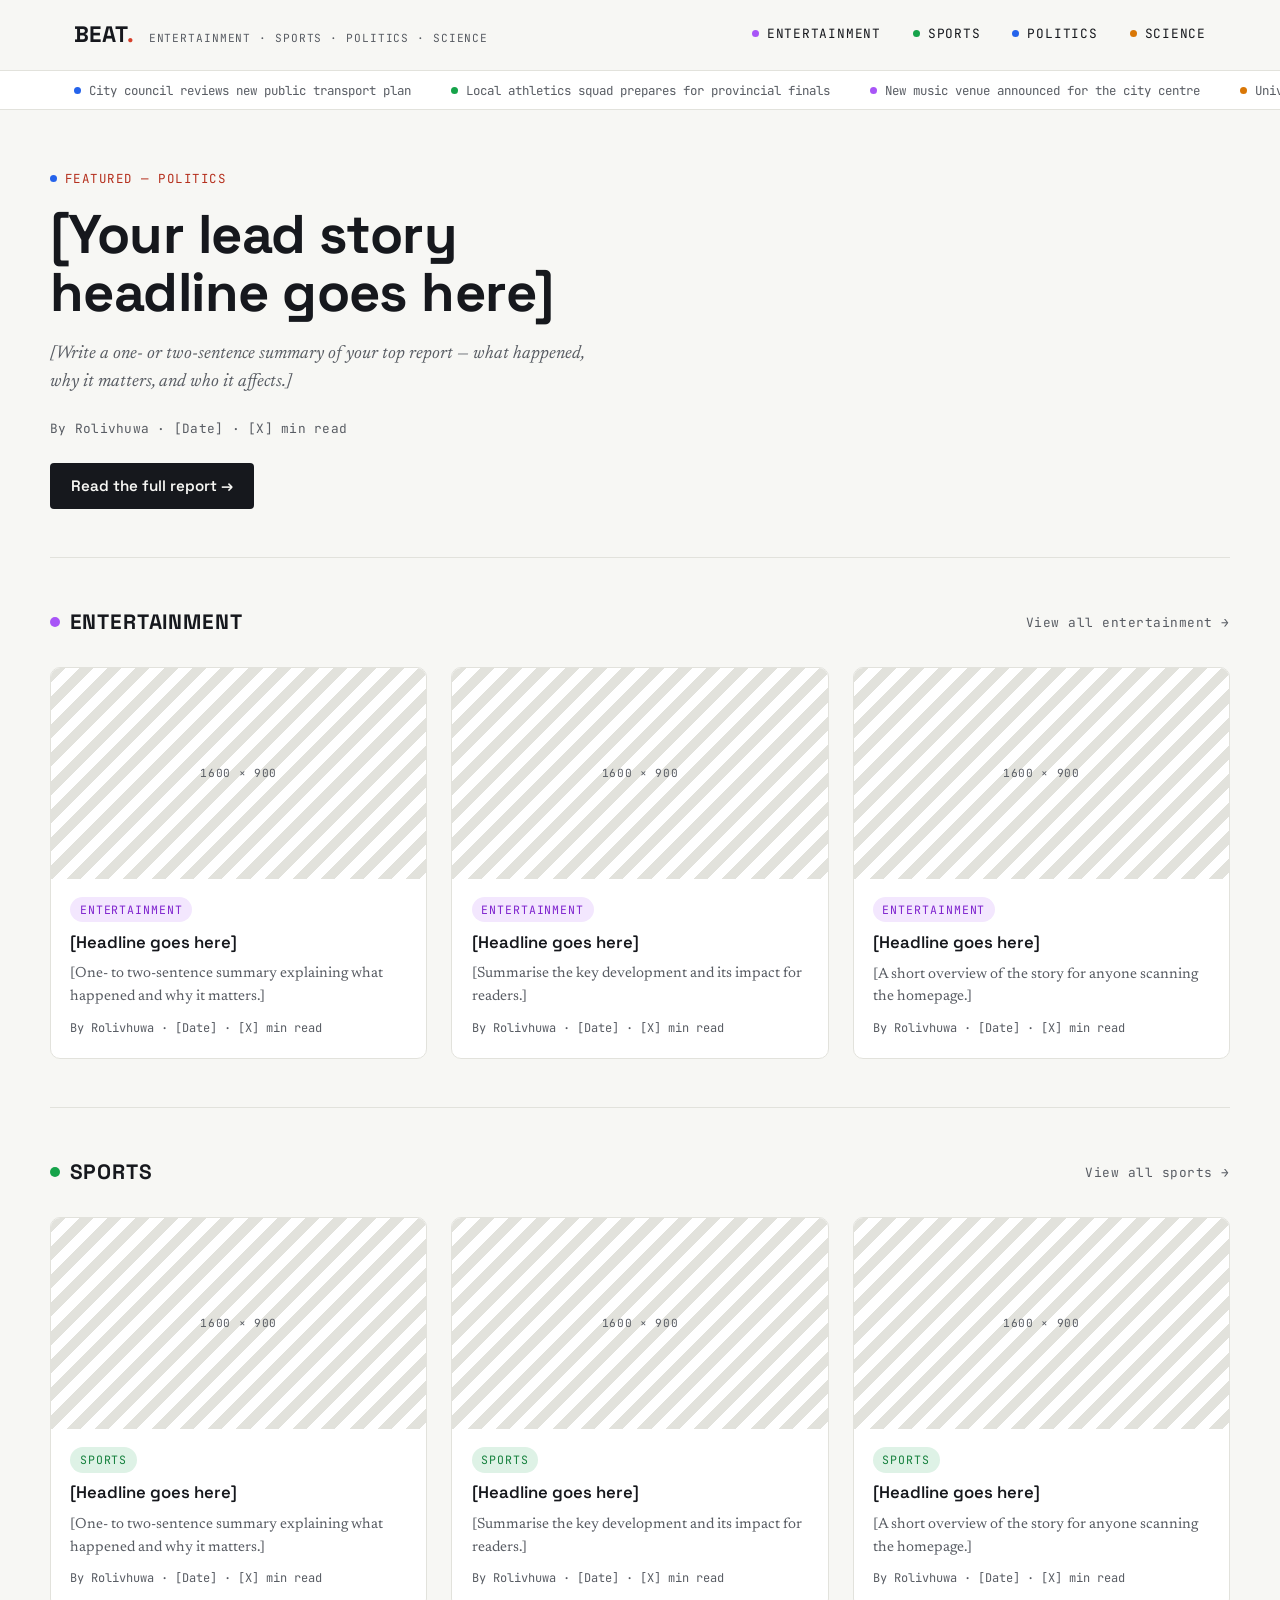
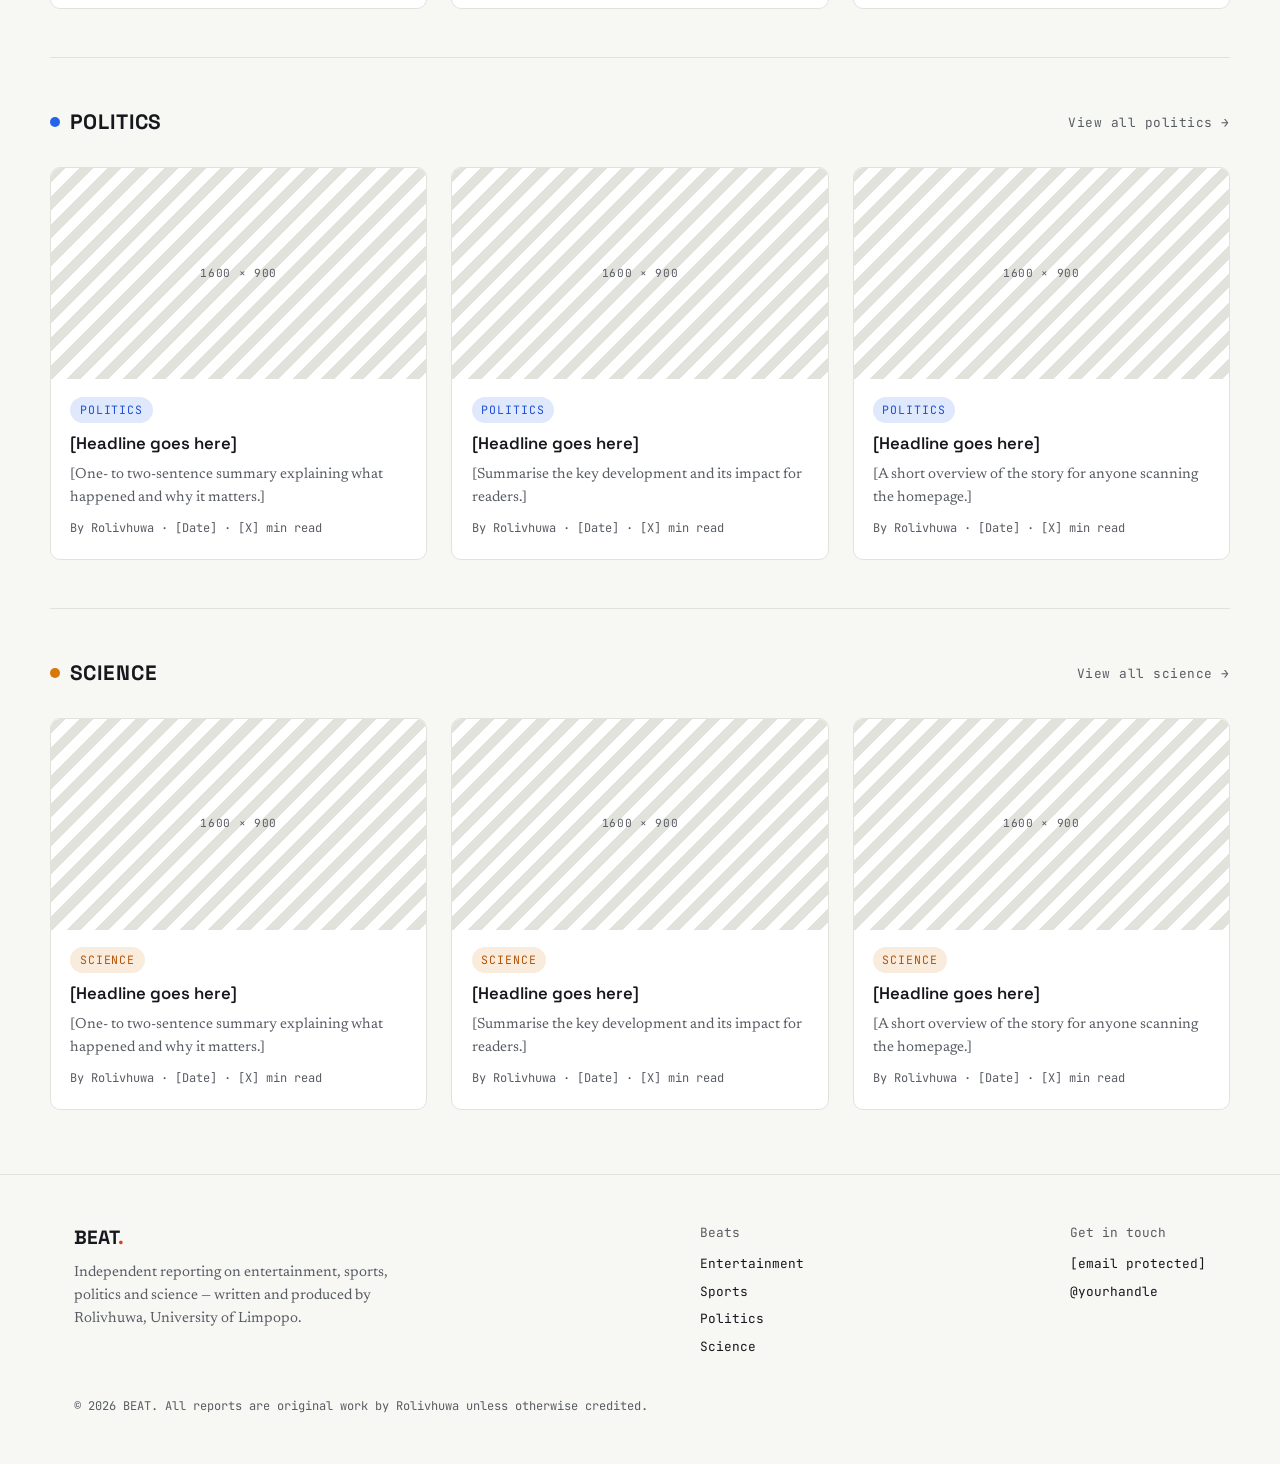
<file: index.html>
<!DOCTYPE html>
<html lang="en">
<head>
  <meta charset="UTF-8">
  <meta name="viewport" content="width=device-width, initial-scale=1.0">
  <title>BEAT. — Entertainment, Sports, Politics &amp; Science Reports</title>
  <meta name="description" content="Independent journalism reports covering entertainment, sports, politics and science, written by Rolivhuwa.">
  <link rel="preconnect" href="https://fonts.googleapis.com">
  <link rel="preconnect" href="https://fonts.gstatic.com" crossorigin>
  <link href="https://fonts.googleapis.com/css2?family=Space+Grotesk:wght@500;600;700&family=Newsreader:ital,opsz,wght@0,6..72,400;0,6..72,500;1,6..72,400;1,6..72,500&family=JetBrains+Mono:wght@400;500&display=swap" rel="stylesheet">
  <link rel="stylesheet" href="styles.css">
</head>
<body>

  <header class="masthead">
    <div class="masthead__inner">
      <div class="logo-group">
        <a href="index.html" class="logo">BEAT<span class="logo__dot">.</span></a>
        <span class="logo__sub">Entertainment · Sports · Politics · Science</span>
      </div>
      <nav class="nav" aria-label="Main">
        <a href="entertainment.html" class="nav__link"><span class="dot dot--ent"></span>Entertainment</a>
        <a href="sports.html" class="nav__link"><span class="dot dot--sport"></span>Sports</a>
        <a href="politics.html" class="nav__link"><span class="dot dot--politics"></span>Politics</a>
        <a href="science.html" class="nav__link"><span class="dot dot--science"></span>Science</a>
      </nav>
      <button class="nav-toggle" aria-label="Toggle menu" aria-expanded="false">
        <span></span><span></span><span></span>
      </button>
    </div>
  </header>

  <!-- Wire ticker: short headline pointers to recent reports.
       Replace these with links to your latest pieces, or remove items you don't need. -->
  <div class="ticker" aria-label="Latest headlines">
    <div class="ticker__track">
      <span class="ticker__item"><span class="dot dot--politics"></span>City council reviews new public transport plan</span>
      <span class="ticker__item"><span class="dot dot--sport"></span>Local athletics squad prepares for provincial finals</span>
      <span class="ticker__item"><span class="dot dot--ent"></span>New music venue announced for the city centre</span>
      <span class="ticker__item"><span class="dot dot--science"></span>University lab opens student research grant applications</span>
      <span class="ticker__item"><span class="dot dot--politics"></span>Youth groups push for expanded voter education</span>
      <span class="ticker__item"><span class="dot dot--sport"></span>Football club announces pre-season friendly fixtures</span>
    </div>
  </div>

  <!-- Featured / lead story -->
  <section class="hero container">
    <p class="eyebrow"><span class="dot dot--politics"></span>Featured — Politics</p>
    <h1 class="headline">[Your lead story headline goes here]</h1>
    <p class="dek">[Write a one- or two-sentence summary of your top report — what happened, why it matters, and who it affects.]</p>
    <p class="meta">By Rolivhuwa · [Date] · [X] min read</p>
    <a href="report-template.html" class="btn">Read the full report →</a>
  </section>

  <!-- Entertainment -->
  <section class="section container">
    <div class="section__head">
      <h2 class="section__title"><span class="dot dot--ent"></span>Entertainment</h2>
      <a href="entertainment.html" class="section__link">View all entertainment →</a>
    </div>
    <div class="grid">
      <article class="card">
        <a href="report-template.html">
          <div class="card__media">1600 × 900</div>
          <div class="card__body">
            <span class="tag tag--ent">Entertainment</span>
            <h3 class="card__title">[Headline goes here]</h3>
            <p class="card__dek">[One- to two-sentence summary explaining what happened and why it matters.]</p>
            <p class="card__meta">By Rolivhuwa · [Date] · [X] min read</p>
          </div>
        </a>
      </article>
      <article class="card">
        <a href="report-template.html">
          <div class="card__media">1600 × 900</div>
          <div class="card__body">
            <span class="tag tag--ent">Entertainment</span>
            <h3 class="card__title">[Headline goes here]</h3>
            <p class="card__dek">[Summarise the key development and its impact for readers.]</p>
            <p class="card__meta">By Rolivhuwa · [Date] · [X] min read</p>
          </div>
        </a>
      </article>
      <article class="card">
        <a href="report-template.html">
          <div class="card__media">1600 × 900</div>
          <div class="card__body">
            <span class="tag tag--ent">Entertainment</span>
            <h3 class="card__title">[Headline goes here]</h3>
            <p class="card__dek">[A short overview of the story for anyone scanning the homepage.]</p>
            <p class="card__meta">By Rolivhuwa · [Date] · [X] min read</p>
          </div>
        </a>
      </article>
    </div>
  </section>

  <!-- Sports -->
  <section class="section container">
    <div class="section__head">
      <h2 class="section__title"><span class="dot dot--sport"></span>Sports</h2>
      <a href="sports.html" class="section__link">View all sports →</a>
    </div>
    <div class="grid">
      <article class="card">
        <a href="report-template.html">
          <div class="card__media">1600 × 900</div>
          <div class="card__body">
            <span class="tag tag--sport">Sports</span>
            <h3 class="card__title">[Headline goes here]</h3>
            <p class="card__dek">[One- to two-sentence summary explaining what happened and why it matters.]</p>
            <p class="card__meta">By Rolivhuwa · [Date] · [X] min read</p>
          </div>
        </a>
      </article>
      <article class="card">
        <a href="report-template.html">
          <div class="card__media">1600 × 900</div>
          <div class="card__body">
            <span class="tag tag--sport">Sports</span>
            <h3 class="card__title">[Headline goes here]</h3>
            <p class="card__dek">[Summarise the key development and its impact for readers.]</p>
            <p class="card__meta">By Rolivhuwa · [Date] · [X] min read</p>
          </div>
        </a>
      </article>
      <article class="card">
        <a href="report-template.html">
          <div class="card__media">1600 × 900</div>
          <div class="card__body">
            <span class="tag tag--sport">Sports</span>
            <h3 class="card__title">[Headline goes here]</h3>
            <p class="card__dek">[A short overview of the story for anyone scanning the homepage.]</p>
            <p class="card__meta">By Rolivhuwa · [Date] · [X] min read</p>
          </div>
        </a>
      </article>
    </div>
  </section>

  <!-- Politics -->
  <section class="section container">
    <div class="section__head">
      <h2 class="section__title"><span class="dot dot--politics"></span>Politics</h2>
      <a href="politics.html" class="section__link">View all politics →</a>
    </div>
    <div class="grid">
      <article class="card">
        <a href="report-template.html">
          <div class="card__media">1600 × 900</div>
          <div class="card__body">
            <span class="tag tag--politics">Politics</span>
            <h3 class="card__title">[Headline goes here]</h3>
            <p class="card__dek">[One- to two-sentence summary explaining what happened and why it matters.]</p>
            <p class="card__meta">By Rolivhuwa · [Date] · [X] min read</p>
          </div>
        </a>
      </article>
      <article class="card">
        <a href="report-template.html">
          <div class="card__media">1600 × 900</div>
          <div class="card__body">
            <span class="tag tag--politics">Politics</span>
            <h3 class="card__title">[Headline goes here]</h3>
            <p class="card__dek">[Summarise the key development and its impact for readers.]</p>
            <p class="card__meta">By Rolivhuwa · [Date] · [X] min read</p>
          </div>
        </a>
      </article>
      <article class="card">
        <a href="report-template.html">
          <div class="card__media">1600 × 900</div>
          <div class="card__body">
            <span class="tag tag--politics">Politics</span>
            <h3 class="card__title">[Headline goes here]</h3>
            <p class="card__dek">[A short overview of the story for anyone scanning the homepage.]</p>
            <p class="card__meta">By Rolivhuwa · [Date] · [X] min read</p>
          </div>
        </a>
      </article>
    </div>
  </section>

  <!-- Science -->
  <section class="section container">
    <div class="section__head">
      <h2 class="section__title"><span class="dot dot--science"></span>Science</h2>
      <a href="science.html" class="section__link">View all science →</a>
    </div>
    <div class="grid">
      <article class="card">
        <a href="report-template.html">
          <div class="card__media">1600 × 900</div>
          <div class="card__body">
            <span class="tag tag--science">Science</span>
            <h3 class="card__title">[Headline goes here]</h3>
            <p class="card__dek">[One- to two-sentence summary explaining what happened and why it matters.]</p>
            <p class="card__meta">By Rolivhuwa · [Date] · [X] min read</p>
          </div>
        </a>
      </article>
      <article class="card">
        <a href="report-template.html">
          <div class="card__media">1600 × 900</div>
          <div class="card__body">
            <span class="tag tag--science">Science</span>
            <h3 class="card__title">[Headline goes here]</h3>
            <p class="card__dek">[Summarise the key development and its impact for readers.]</p>
            <p class="card__meta">By Rolivhuwa · [Date] · [X] min read</p>
          </div>
        </a>
      </article>
      <article class="card">
        <a href="report-template.html">
          <div class="card__media">1600 × 900</div>
          <div class="card__body">
            <span class="tag tag--science">Science</span>
            <h3 class="card__title">[Headline goes here]</h3>
            <p class="card__dek">[A short overview of the story for anyone scanning the homepage.]</p>
            <p class="card__meta">By Rolivhuwa · [Date] · [X] min read</p>
          </div>
        </a>
      </article>
    </div>
  </section>

  <footer class="footer">
    <div class="container footer__inner">
      <div>
        <p class="footer__brand">BEAT<span class="logo__dot">.</span></p>
        <p class="footer__about">Independent reporting on entertainment, sports, politics and science — written and produced by Rolivhuwa, University of Limpopo.</p>
      </div>
      <nav class="footer__col" aria-label="Beats">
        <span>Beats</span>
        <a href="entertainment.html">Entertainment</a>
        <a href="sports.html">Sports</a>
        <a href="politics.html">Politics</a>
        <a href="science.html">Science</a>
      </nav>
      <div class="footer__col">
        <span>Get in touch</span>
        <a href="mailto:[email protected]">[email protected]</a>
        <a href="#">@yourhandle</a>
      </div>
    </div>
    <div class="container footer__legal">
      <p>© 2026 BEAT. All reports are original work by Rolivhuwa unless otherwise credited.</p>
    </div>
  </footer>

  <script src="script.js"></script>
</body>
</html>
</file>
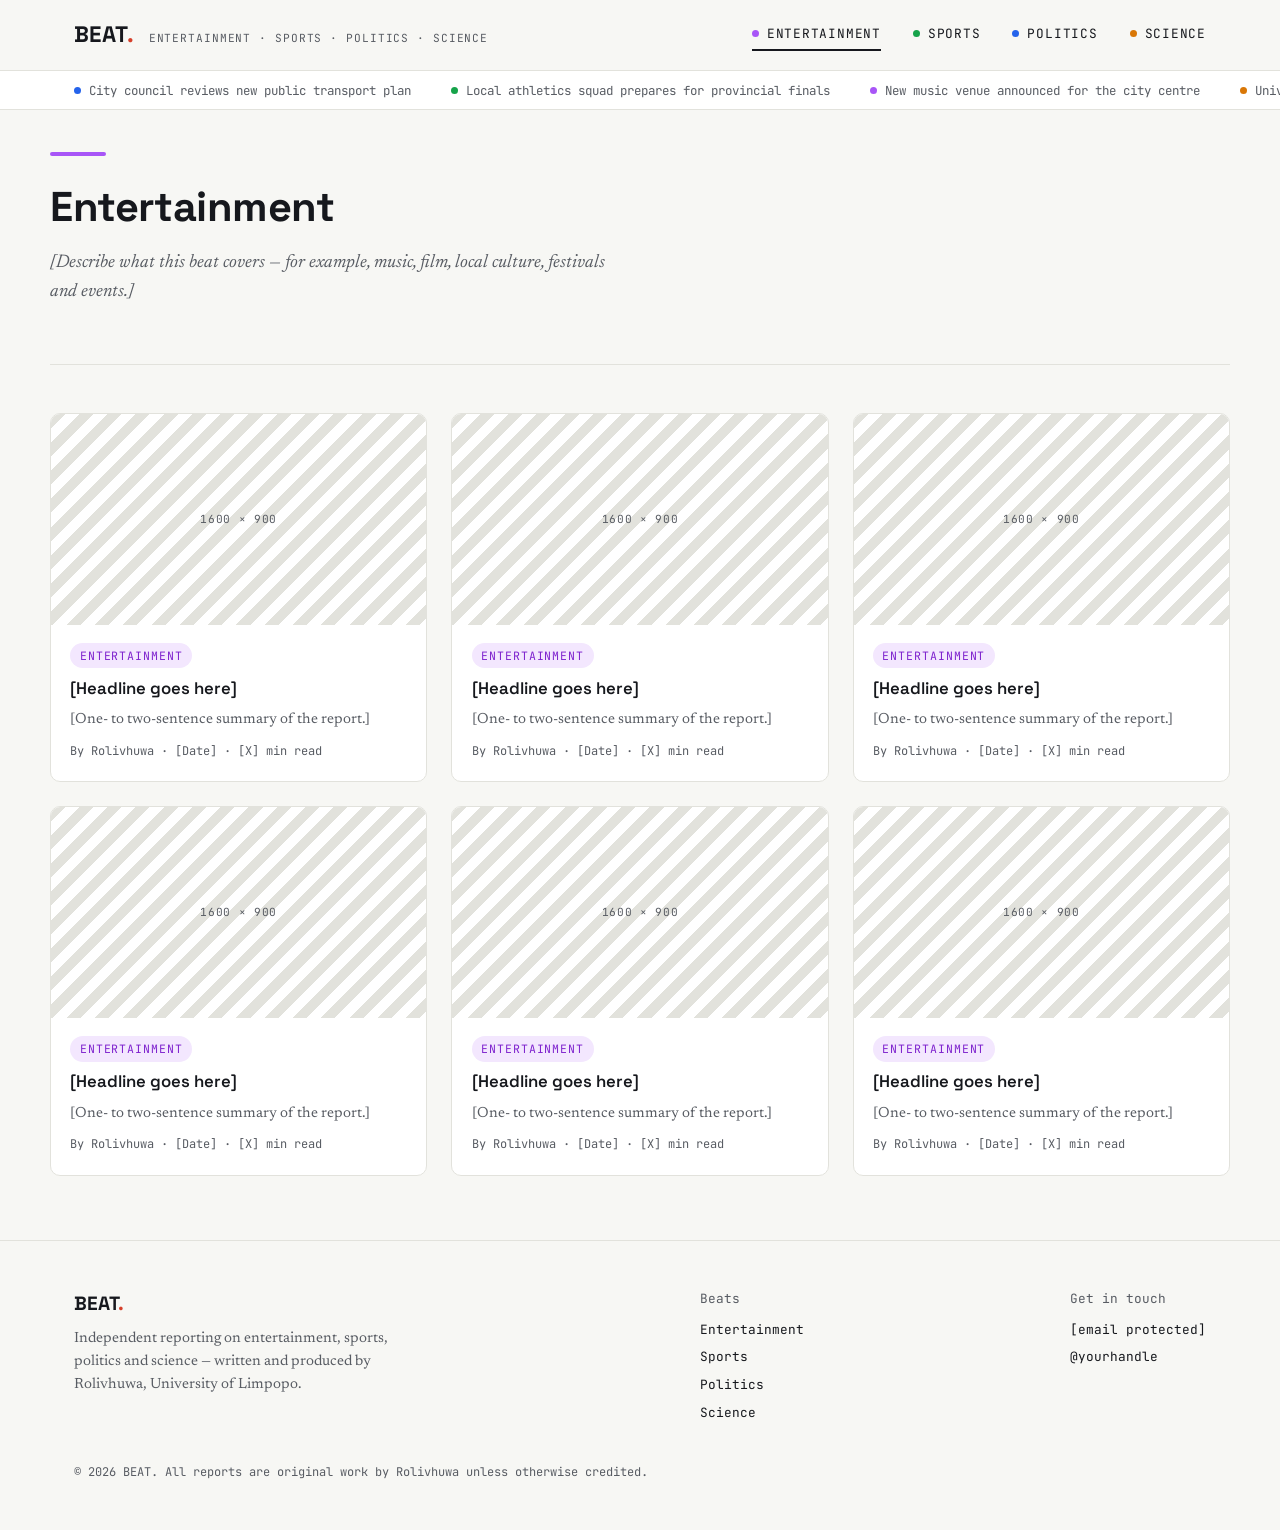
<file: entertainment.html>
<!DOCTYPE html>
<html lang="en">
<head>
  <meta charset="UTF-8">
  <meta name="viewport" content="width=device-width, initial-scale=1.0">
  <title>Entertainment — BEAT.</title>
  <meta name="description" content="Entertainment reports from BEAT. — music, film, local culture and events, written by Rolivhuwa.">
  <link rel="preconnect" href="https://fonts.googleapis.com">
  <link rel="preconnect" href="https://fonts.gstatic.com" crossorigin>
  <link href="https://fonts.googleapis.com/css2?family=Space+Grotesk:wght@500;600;700&family=Newsreader:ital,opsz,wght@0,6..72,400;0,6..72,500;1,6..72,400;1,6..72,500&family=JetBrains+Mono:wght@400;500&display=swap" rel="stylesheet">
  <link rel="stylesheet" href="styles.css">
</head>
<body>

  <header class="masthead">
    <div class="masthead__inner">
      <div class="logo-group">
        <a href="index.html" class="logo">BEAT<span class="logo__dot">.</span></a>
        <span class="logo__sub">Entertainment · Sports · Politics · Science</span>
      </div>
      <nav class="nav" aria-label="Main">
        <a href="entertainment.html" class="nav__link" aria-current="page"><span class="dot dot--ent"></span>Entertainment</a>
        <a href="sports.html" class="nav__link"><span class="dot dot--sport"></span>Sports</a>
        <a href="politics.html" class="nav__link"><span class="dot dot--politics"></span>Politics</a>
        <a href="science.html" class="nav__link"><span class="dot dot--science"></span>Science</a>
      </nav>
      <button class="nav-toggle" aria-label="Toggle menu" aria-expanded="false">
        <span></span><span></span><span></span>
      </button>
    </div>
  </header>

  <div class="ticker" aria-label="Latest headlines">
    <div class="ticker__track">
      <span class="ticker__item"><span class="dot dot--politics"></span>City council reviews new public transport plan</span>
      <span class="ticker__item"><span class="dot dot--sport"></span>Local athletics squad prepares for provincial finals</span>
      <span class="ticker__item"><span class="dot dot--ent"></span>New music venue announced for the city centre</span>
      <span class="ticker__item"><span class="dot dot--science"></span>University lab opens student research grant applications</span>
      <span class="ticker__item"><span class="dot dot--politics"></span>Youth groups push for expanded voter education</span>
      <span class="ticker__item"><span class="dot dot--sport"></span>Football club announces pre-season friendly fixtures</span>
    </div>
  </div>

  <section class="beatband container">
    <div class="beatband__bar beatband__bar--ent"></div>
    <h1 class="beatband__title">Entertainment</h1>
    <p class="dek">[Describe what this beat covers — for example, music, film, local culture, festivals and events.]</p>
  </section>

  <section class="section container">
    <div class="grid">
      <article class="card">
        <a href="report-template.html">
          <div class="card__media">1600 × 900</div>
          <div class="card__body">
            <span class="tag tag--ent">Entertainment</span>
            <h3 class="card__title">[Headline goes here]</h3>
            <p class="card__dek">[One- to two-sentence summary of the report.]</p>
            <p class="card__meta">By Rolivhuwa · [Date] · [X] min read</p>
          </div>
        </a>
      </article>
      <article class="card">
        <a href="report-template.html">
          <div class="card__media">1600 × 900</div>
          <div class="card__body">
            <span class="tag tag--ent">Entertainment</span>
            <h3 class="card__title">[Headline goes here]</h3>
            <p class="card__dek">[One- to two-sentence summary of the report.]</p>
            <p class="card__meta">By Rolivhuwa · [Date] · [X] min read</p>
          </div>
        </a>
      </article>
      <article class="card">
        <a href="report-template.html">
          <div class="card__media">1600 × 900</div>
          <div class="card__body">
            <span class="tag tag--ent">Entertainment</span>
            <h3 class="card__title">[Headline goes here]</h3>
            <p class="card__dek">[One- to two-sentence summary of the report.]</p>
            <p class="card__meta">By Rolivhuwa · [Date] · [X] min read</p>
          </div>
        </a>
      </article>
      <article class="card">
        <a href="report-template.html">
          <div class="card__media">1600 × 900</div>
          <div class="card__body">
            <span class="tag tag--ent">Entertainment</span>
            <h3 class="card__title">[Headline goes here]</h3>
            <p class="card__dek">[One- to two-sentence summary of the report.]</p>
            <p class="card__meta">By Rolivhuwa · [Date] · [X] min read</p>
          </div>
        </a>
      </article>
      <article class="card">
        <a href="report-template.html">
          <div class="card__media">1600 × 900</div>
          <div class="card__body">
            <span class="tag tag--ent">Entertainment</span>
            <h3 class="card__title">[Headline goes here]</h3>
            <p class="card__dek">[One- to two-sentence summary of the report.]</p>
            <p class="card__meta">By Rolivhuwa · [Date] · [X] min read</p>
          </div>
        </a>
      </article>
      <article class="card">
        <a href="report-template.html">
          <div class="card__media">1600 × 900</div>
          <div class="card__body">
            <span class="tag tag--ent">Entertainment</span>
            <h3 class="card__title">[Headline goes here]</h3>
            <p class="card__dek">[One- to two-sentence summary of the report.]</p>
            <p class="card__meta">By Rolivhuwa · [Date] · [X] min read</p>
          </div>
        </a>
      </article>
    </div>
  </section>

  <footer class="footer">
    <div class="container footer__inner">
      <div>
        <p class="footer__brand">BEAT<span class="logo__dot">.</span></p>
        <p class="footer__about">Independent reporting on entertainment, sports, politics and science — written and produced by Rolivhuwa, University of Limpopo.</p>
      </div>
      <nav class="footer__col" aria-label="Beats">
        <span>Beats</span>
        <a href="entertainment.html">Entertainment</a>
        <a href="sports.html">Sports</a>
        <a href="politics.html">Politics</a>
        <a href="science.html">Science</a>
      </nav>
      <div class="footer__col">
        <span>Get in touch</span>
        <a href="mailto:[email protected]">[email protected]</a>
        <a href="#">@yourhandle</a>
      </div>
    </div>
    <div class="container footer__legal">
      <p>© 2026 BEAT. All reports are original work by Rolivhuwa unless otherwise credited.</p>
    </div>
  </footer>

  <script src="script.js"></script>
</body>
</html>
</file>
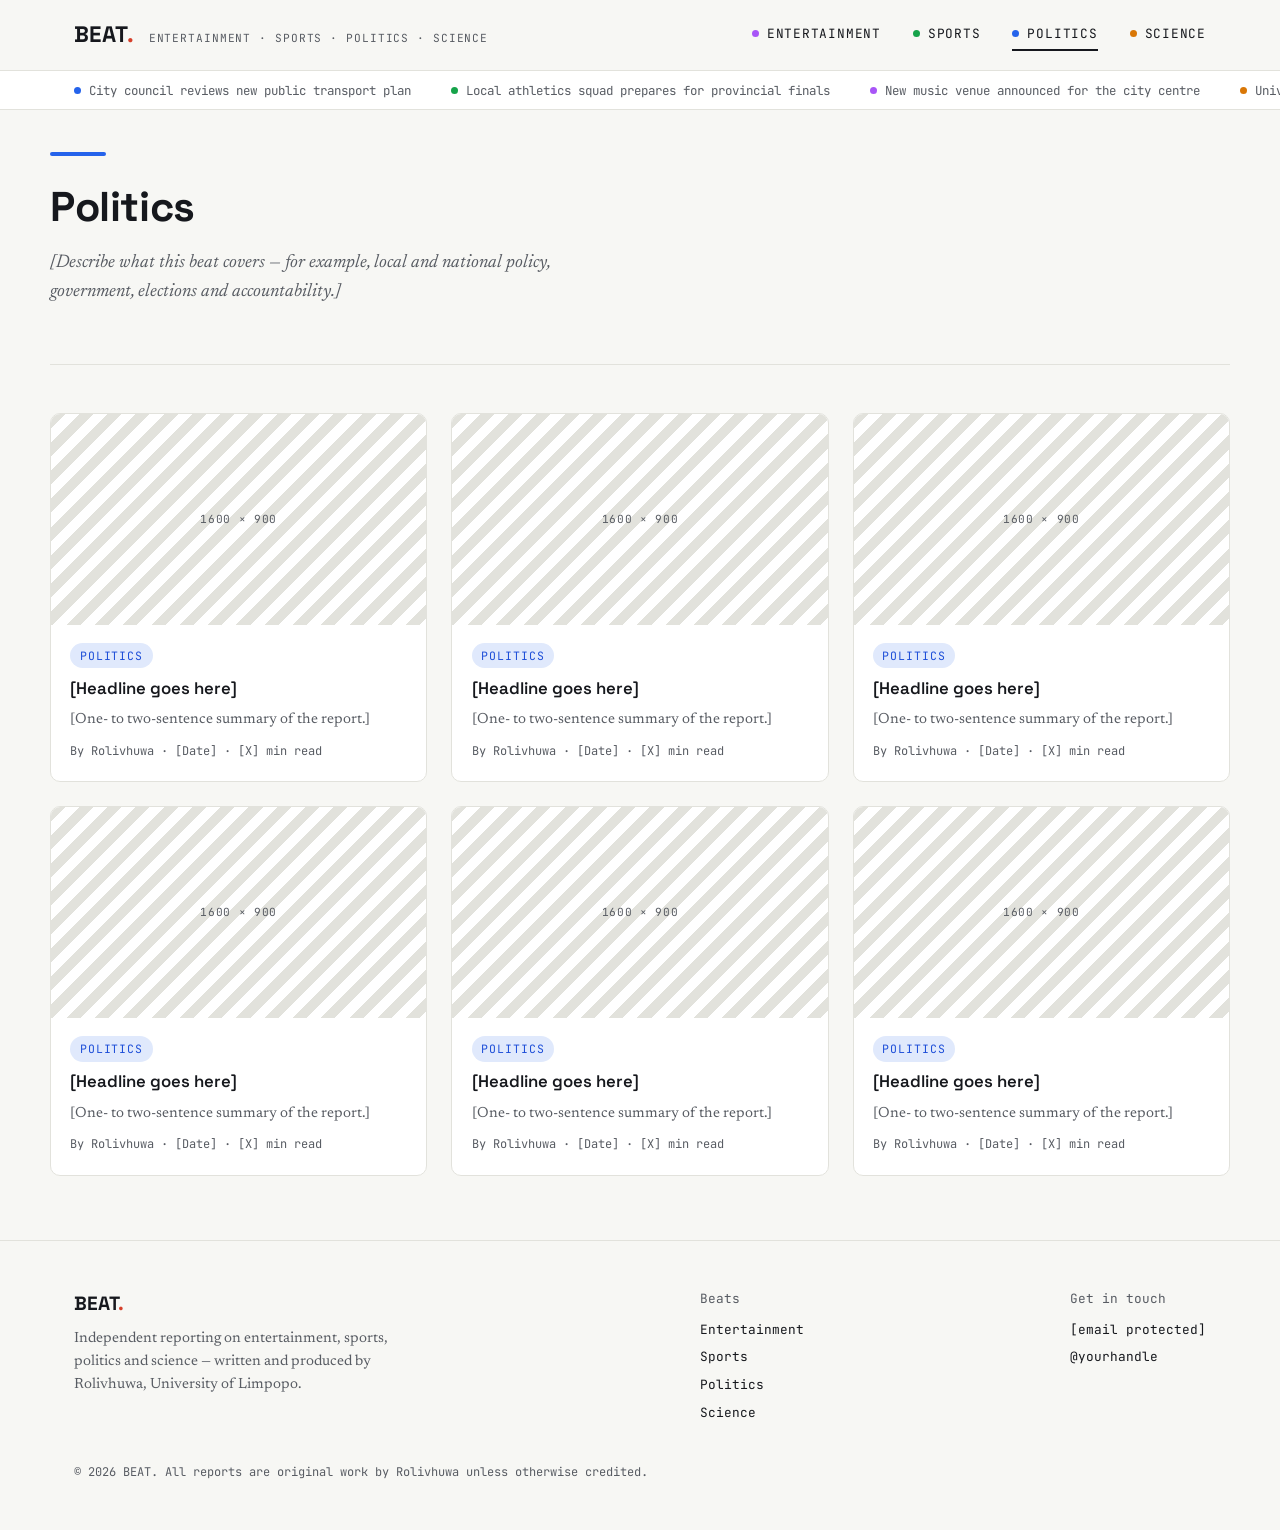
<file: politics.html>
<!DOCTYPE html>
<html lang="en">
<head>
  <meta charset="UTF-8">
  <meta name="viewport" content="width=device-width, initial-scale=1.0">
  <title>Politics — BEAT.</title>
  <meta name="description" content="Politics reports from BEAT. — local and national policy, elections and accountability, written by Rolivhuwa.">
  <link rel="preconnect" href="https://fonts.googleapis.com">
  <link rel="preconnect" href="https://fonts.gstatic.com" crossorigin>
  <link href="https://fonts.googleapis.com/css2?family=Space+Grotesk:wght@500;600;700&family=Newsreader:ital,opsz,wght@0,6..72,400;0,6..72,500;1,6..72,400;1,6..72,500&family=JetBrains+Mono:wght@400;500&display=swap" rel="stylesheet">
  <link rel="stylesheet" href="styles.css">
</head>
<body>

  <header class="masthead">
    <div class="masthead__inner">
      <div class="logo-group">
        <a href="index.html" class="logo">BEAT<span class="logo__dot">.</span></a>
        <span class="logo__sub">Entertainment · Sports · Politics · Science</span>
      </div>
      <nav class="nav" aria-label="Main">
        <a href="entertainment.html" class="nav__link"><span class="dot dot--ent"></span>Entertainment</a>
        <a href="sports.html" class="nav__link"><span class="dot dot--sport"></span>Sports</a>
        <a href="politics.html" class="nav__link" aria-current="page"><span class="dot dot--politics"></span>Politics</a>
        <a href="science.html" class="nav__link"><span class="dot dot--science"></span>Science</a>
      </nav>
      <button class="nav-toggle" aria-label="Toggle menu" aria-expanded="false">
        <span></span><span></span><span></span>
      </button>
    </div>
  </header>

  <div class="ticker" aria-label="Latest headlines">
    <div class="ticker__track">
      <span class="ticker__item"><span class="dot dot--politics"></span>City council reviews new public transport plan</span>
      <span class="ticker__item"><span class="dot dot--sport"></span>Local athletics squad prepares for provincial finals</span>
      <span class="ticker__item"><span class="dot dot--ent"></span>New music venue announced for the city centre</span>
      <span class="ticker__item"><span class="dot dot--science"></span>University lab opens student research grant applications</span>
      <span class="ticker__item"><span class="dot dot--politics"></span>Youth groups push for expanded voter education</span>
      <span class="ticker__item"><span class="dot dot--sport"></span>Football club announces pre-season friendly fixtures</span>
    </div>
  </div>

  <section class="beatband container">
    <div class="beatband__bar beatband__bar--politics"></div>
    <h1 class="beatband__title">Politics</h1>
    <p class="dek">[Describe what this beat covers — for example, local and national policy, government, elections and accountability.]</p>
  </section>

  <section class="section container">
    <div class="grid">
      <article class="card">
        <a href="report-template.html">
          <div class="card__media">1600 × 900</div>
          <div class="card__body">
            <span class="tag tag--politics">Politics</span>
            <h3 class="card__title">[Headline goes here]</h3>
            <p class="card__dek">[One- to two-sentence summary of the report.]</p>
            <p class="card__meta">By Rolivhuwa · [Date] · [X] min read</p>
          </div>
        </a>
      </article>
      <article class="card">
        <a href="report-template.html">
          <div class="card__media">1600 × 900</div>
          <div class="card__body">
            <span class="tag tag--politics">Politics</span>
            <h3 class="card__title">[Headline goes here]</h3>
            <p class="card__dek">[One- to two-sentence summary of the report.]</p>
            <p class="card__meta">By Rolivhuwa · [Date] · [X] min read</p>
          </div>
        </a>
      </article>
      <article class="card">
        <a href="report-template.html">
          <div class="card__media">1600 × 900</div>
          <div class="card__body">
            <span class="tag tag--politics">Politics</span>
            <h3 class="card__title">[Headline goes here]</h3>
            <p class="card__dek">[One- to two-sentence summary of the report.]</p>
            <p class="card__meta">By Rolivhuwa · [Date] · [X] min read</p>
          </div>
        </a>
      </article>
      <article class="card">
        <a href="report-template.html">
          <div class="card__media">1600 × 900</div>
          <div class="card__body">
            <span class="tag tag--politics">Politics</span>
            <h3 class="card__title">[Headline goes here]</h3>
            <p class="card__dek">[One- to two-sentence summary of the report.]</p>
            <p class="card__meta">By Rolivhuwa · [Date] · [X] min read</p>
          </div>
        </a>
      </article>
      <article class="card">
        <a href="report-template.html">
          <div class="card__media">1600 × 900</div>
          <div class="card__body">
            <span class="tag tag--politics">Politics</span>
            <h3 class="card__title">[Headline goes here]</h3>
            <p class="card__dek">[One- to two-sentence summary of the report.]</p>
            <p class="card__meta">By Rolivhuwa · [Date] · [X] min read</p>
          </div>
        </a>
      </article>
      <article class="card">
        <a href="report-template.html">
          <div class="card__media">1600 × 900</div>
          <div class="card__body">
            <span class="tag tag--politics">Politics</span>
            <h3 class="card__title">[Headline goes here]</h3>
            <p class="card__dek">[One- to two-sentence summary of the report.]</p>
            <p class="card__meta">By Rolivhuwa · [Date] · [X] min read</p>
          </div>
        </a>
      </article>
    </div>
  </section>

  <footer class="footer">
    <div class="container footer__inner">
      <div>
        <p class="footer__brand">BEAT<span class="logo__dot">.</span></p>
        <p class="footer__about">Independent reporting on entertainment, sports, politics and science — written and produced by Rolivhuwa, University of Limpopo.</p>
      </div>
      <nav class="footer__col" aria-label="Beats">
        <span>Beats</span>
        <a href="entertainment.html">Entertainment</a>
        <a href="sports.html">Sports</a>
        <a href="politics.html">Politics</a>
        <a href="science.html">Science</a>
      </nav>
      <div class="footer__col">
        <span>Get in touch</span>
        <a href="mailto:[email protected]">[email protected]</a>
        <a href="#">@yourhandle</a>
      </div>
    </div>
    <div class="container footer__legal">
      <p>© 2026 BEAT. All reports are original work by Rolivhuwa unless otherwise credited.</p>
    </div>
  </footer>

  <script src="script.js"></script>
</body>
</html>
</file>
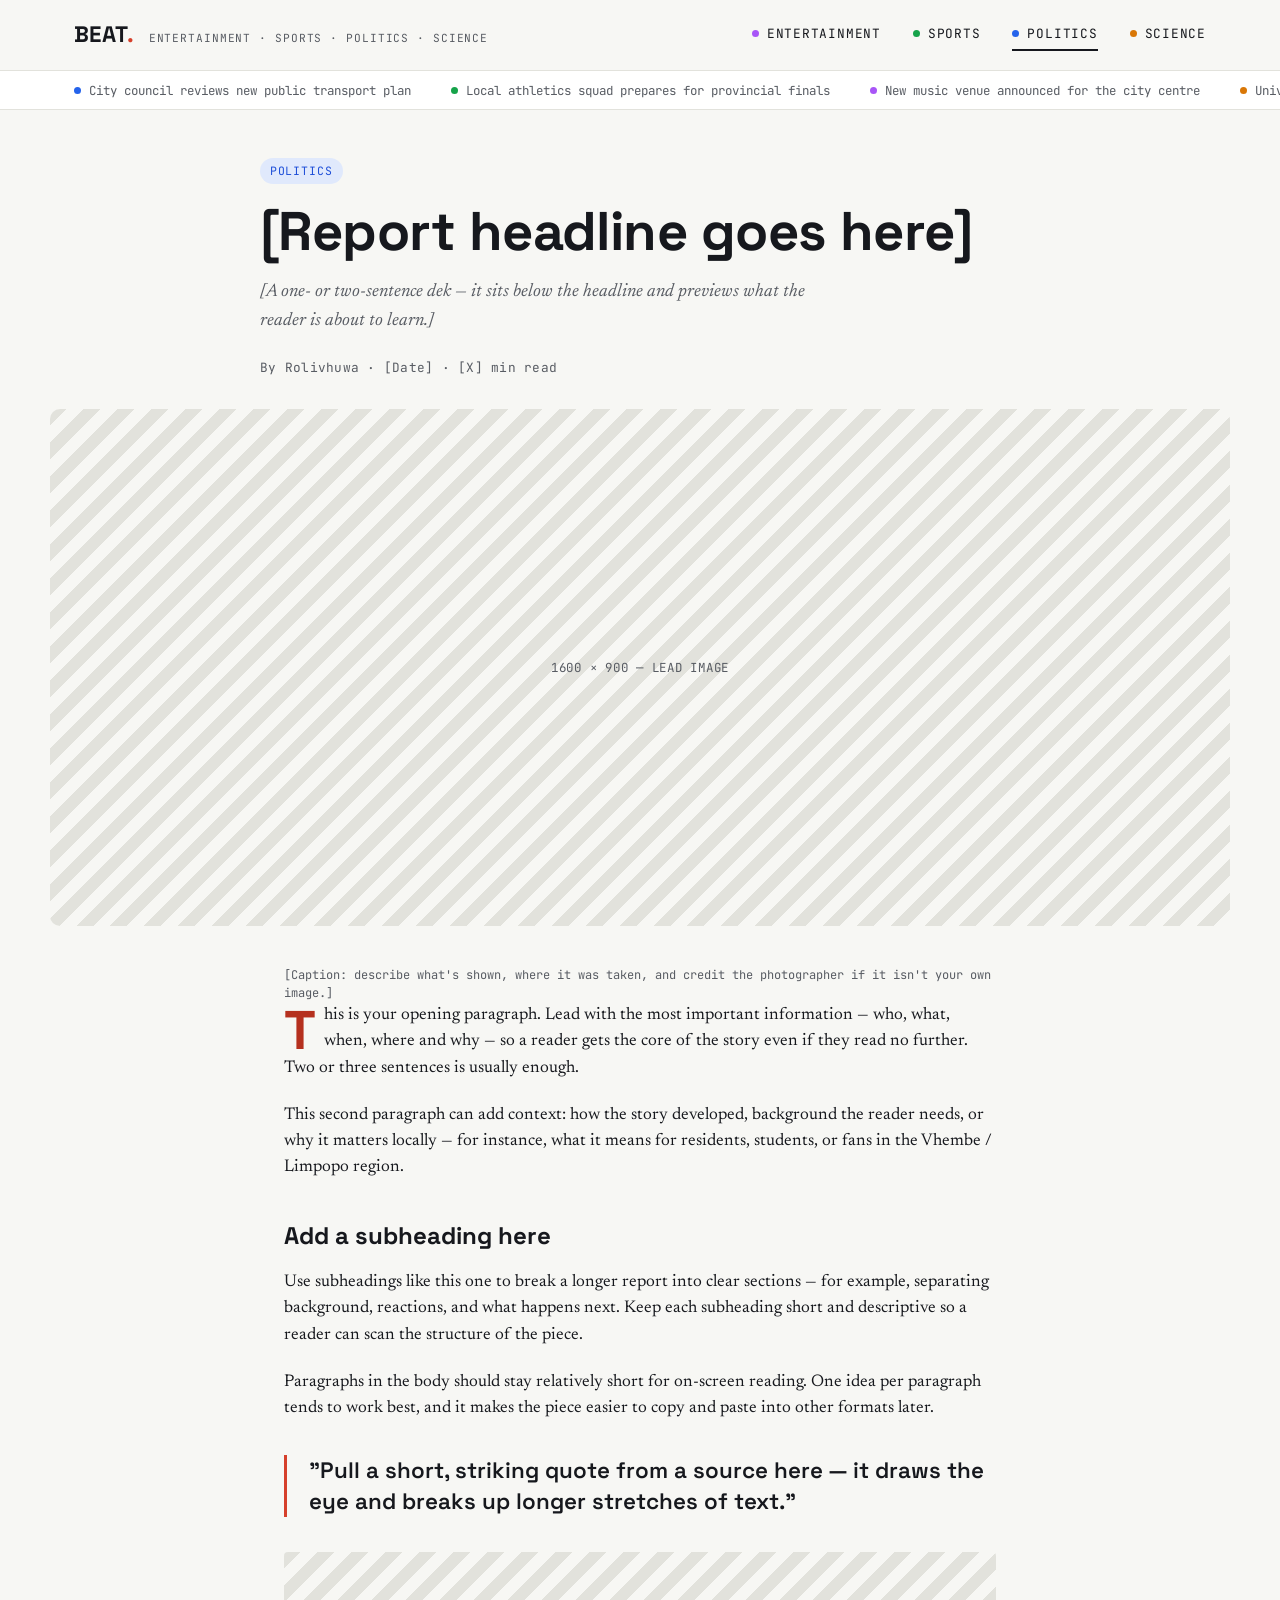
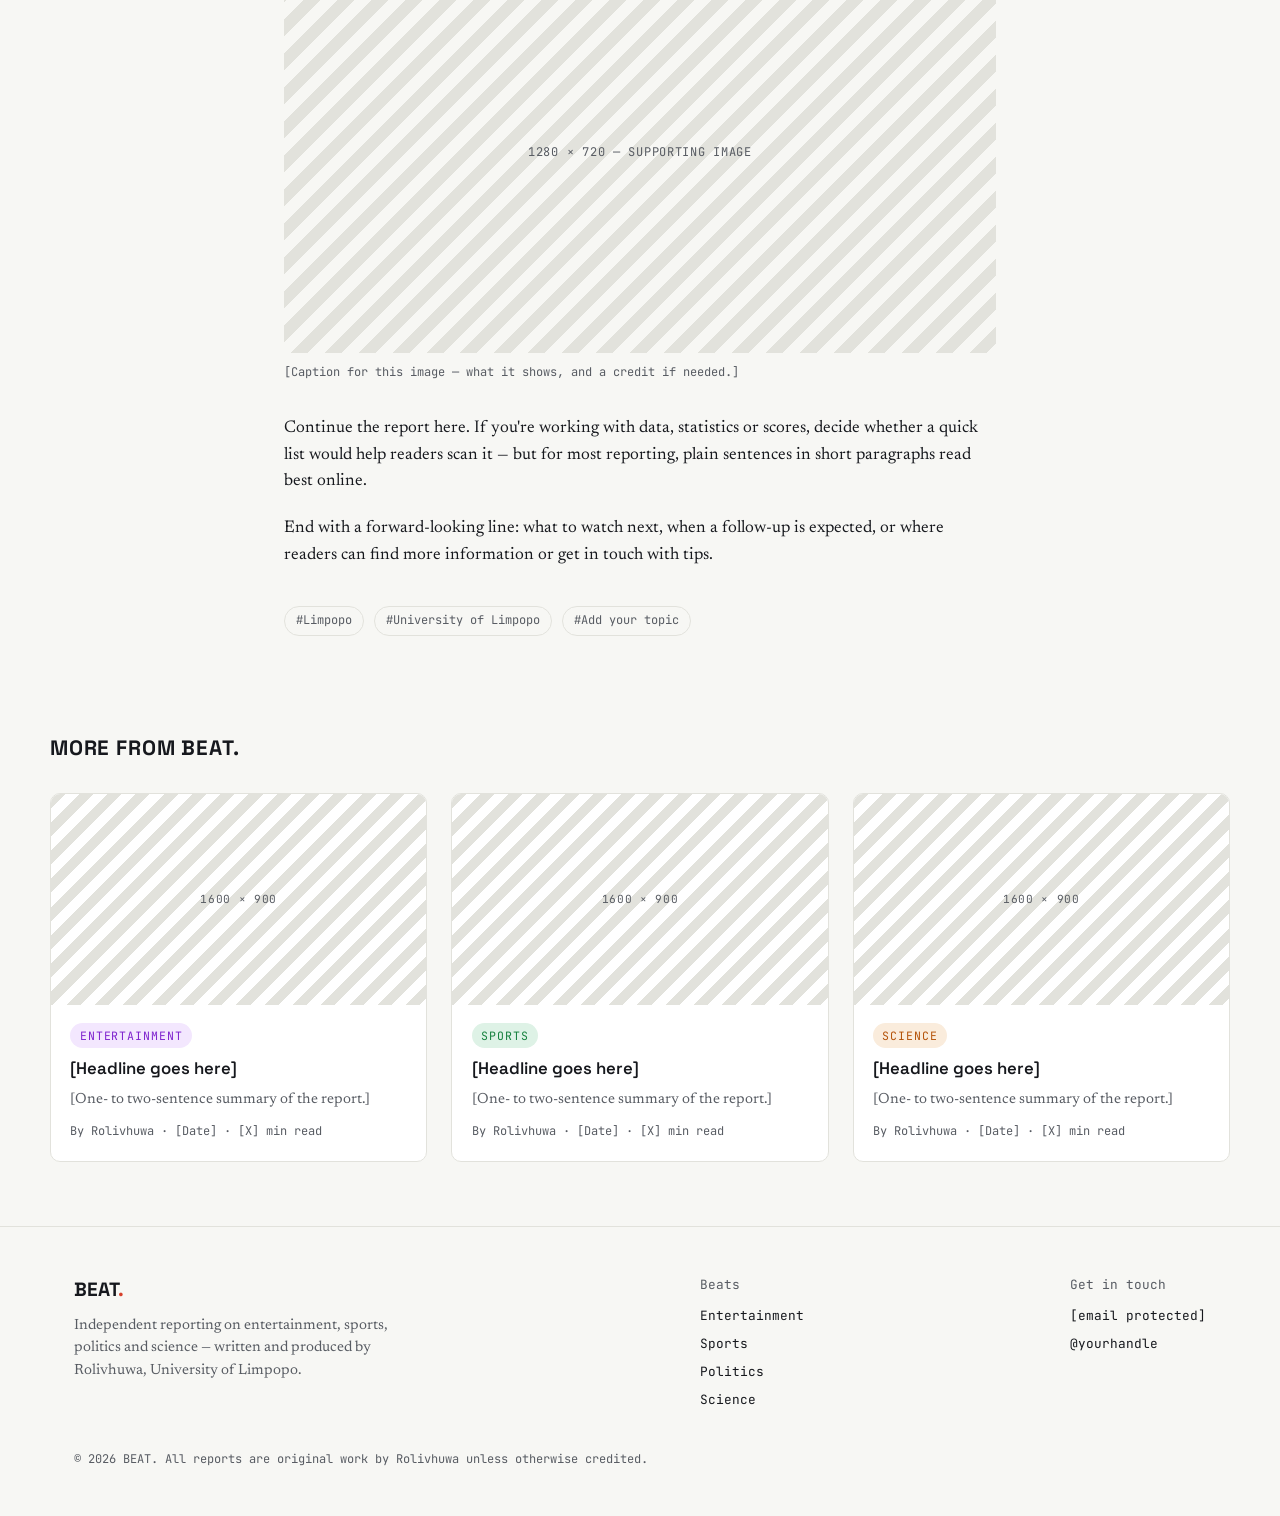
<file: report-template.html>
<!DOCTYPE html>
<html lang="en">
<head>
  <meta charset="UTF-8">
  <meta name="viewport" content="width=device-width, initial-scale=1.0">
  <title>[Report headline goes here] — BEAT.</title>
  <meta name="description" content="[A one-sentence summary of this report for search engines and link previews.]">
  <link rel="preconnect" href="https://fonts.googleapis.com">
  <link rel="preconnect" href="https://fonts.gstatic.com" crossorigin>
  <link href="https://fonts.googleapis.com/css2?family=Space+Grotesk:wght@500;600;700&family=Newsreader:ital,opsz,wght@0,6..72,400;0,6..72,500;1,6..72,400;1,6..72,500&family=JetBrains+Mono:wght@400;500&display=swap" rel="stylesheet">
  <link rel="stylesheet" href="styles.css">
</head>
<body>

  <!--
    HOW TO USE THIS TEMPLATE
    1. Duplicate this file and rename it, e.g. "2026-06-stadium-redevelopment.html".
    2. Replace every [bracketed placeholder] below with your own copy.
    3. If this report belongs to a different beat, swap "politics" for
       "ent" / "sport" / "science" in: the eyebrow dot, the .tag class,
       and any related-report cards you keep.
    4. Once published, add a card linking to this file from the matching
       category page (and the homepage, if it's a top story).
  -->

  <header class="masthead">
    <div class="masthead__inner">
      <div class="logo-group">
        <a href="index.html" class="logo">BEAT<span class="logo__dot">.</span></a>
        <span class="logo__sub">Entertainment · Sports · Politics · Science</span>
      </div>
      <nav class="nav" aria-label="Main">
        <a href="entertainment.html" class="nav__link"><span class="dot dot--ent"></span>Entertainment</a>
        <a href="sports.html" class="nav__link"><span class="dot dot--sport"></span>Sports</a>
        <a href="politics.html" class="nav__link" aria-current="page"><span class="dot dot--politics"></span>Politics</a>
        <a href="science.html" class="nav__link"><span class="dot dot--science"></span>Science</a>
      </nav>
      <button class="nav-toggle" aria-label="Toggle menu" aria-expanded="false">
        <span></span><span></span><span></span>
      </button>
    </div>
  </header>

  <div class="ticker" aria-label="Latest headlines">
    <div class="ticker__track">
      <span class="ticker__item"><span class="dot dot--politics"></span>City council reviews new public transport plan</span>
      <span class="ticker__item"><span class="dot dot--sport"></span>Local athletics squad prepares for provincial finals</span>
      <span class="ticker__item"><span class="dot dot--ent"></span>New music venue announced for the city centre</span>
      <span class="ticker__item"><span class="dot dot--science"></span>University lab opens student research grant applications</span>
      <span class="ticker__item"><span class="dot dot--politics"></span>Youth groups push for expanded voter education</span>
      <span class="ticker__item"><span class="dot dot--sport"></span>Football club announces pre-season friendly fixtures</span>
    </div>
  </div>

  <!-- Article header -->
  <section class="article-head container">
    <span class="tag tag--politics">Politics</span>
    <h1 class="headline" style="margin-top:1rem;">[Report headline goes here]</h1>
    <p class="dek">[A one- or two-sentence dek — it sits below the headline and previews what the reader is about to learn.]</p>
    <p class="meta">By Rolivhuwa · [Date] · [X] min read</p>
  </section>

  <!-- Lead image -->
  <div class="article__media">1600 × 900 — lead image</div>
  <p class="article__caption">[Caption: describe what's shown, where it was taken, and credit the photographer if it isn't your own image.]</p>

  <!-- Article body -->
  <article class="article-body">
    <p>This is your opening paragraph. Lead with the most important information — who, what, when, where and why — so a reader gets the core of the story even if they read no further. Two or three sentences is usually enough.</p>

    <p>This second paragraph can add context: how the story developed, background the reader needs, or why it matters locally — for instance, what it means for residents, students, or fans in the Vhembe / Limpopo region.</p>

    <h2>Add a subheading here</h2>

    <p>Use subheadings like this one to break a longer report into clear sections — for example, separating background, reactions, and what happens next. Keep each subheading short and descriptive so a reader can scan the structure of the piece.</p>

    <p>Paragraphs in the body should stay relatively short for on-screen reading. One idea per paragraph tends to work best, and it makes the piece easier to copy and paste into other formats later.</p>

    <blockquote>
      "Pull a short, striking quote from a source here — it draws the eye and breaks up longer stretches of text."
    </blockquote>

    <figure>
      <div class="inline-media">1280 × 720 — supporting image</div>
      <figcaption>[Caption for this image — what it shows, and a credit if needed.]</figcaption>
    </figure>

    <p>Continue the report here. If you're working with data, statistics or scores, decide whether a quick list would help readers scan it — but for most reporting, plain sentences in short paragraphs read best online.</p>

    <p>End with a forward-looking line: what to watch next, when a follow-up is expected, or where readers can find more information or get in touch with tips.</p>
  </article>

  <!-- Topic tags -->
  <div class="article-tags">
    <span class="topic-tag">#Limpopo</span>
    <span class="topic-tag">#University of Limpopo</span>
    <span class="topic-tag">#Add your topic</span>
  </div>

  <!-- Related reports -->
  <section class="section container">
    <div class="section__head">
      <h2 class="section__title">More from BEAT.</h2>
    </div>
    <div class="grid">
      <article class="card">
        <a href="entertainment.html">
          <div class="card__media">1600 × 900</div>
          <div class="card__body">
            <span class="tag tag--ent">Entertainment</span>
            <h3 class="card__title">[Headline goes here]</h3>
            <p class="card__dek">[One- to two-sentence summary of the report.]</p>
            <p class="card__meta">By Rolivhuwa · [Date] · [X] min read</p>
          </div>
        </a>
      </article>
      <article class="card">
        <a href="sports.html">
          <div class="card__media">1600 × 900</div>
          <div class="card__body">
            <span class="tag tag--sport">Sports</span>
            <h3 class="card__title">[Headline goes here]</h3>
            <p class="card__dek">[One- to two-sentence summary of the report.]</p>
            <p class="card__meta">By Rolivhuwa · [Date] · [X] min read</p>
          </div>
        </a>
      </article>
      <article class="card">
        <a href="science.html">
          <div class="card__media">1600 × 900</div>
          <div class="card__body">
            <span class="tag tag--science">Science</span>
            <h3 class="card__title">[Headline goes here]</h3>
            <p class="card__dek">[One- to two-sentence summary of the report.]</p>
            <p class="card__meta">By Rolivhuwa · [Date] · [X] min read</p>
          </div>
        </a>
      </article>
    </div>
  </section>

  <footer class="footer">
    <div class="container footer__inner">
      <div>
        <p class="footer__brand">BEAT<span class="logo__dot">.</span></p>
        <p class="footer__about">Independent reporting on entertainment, sports, politics and science — written and produced by Rolivhuwa, University of Limpopo.</p>
      </div>
      <nav class="footer__col" aria-label="Beats">
        <span>Beats</span>
        <a href="entertainment.html">Entertainment</a>
        <a href="sports.html">Sports</a>
        <a href="politics.html">Politics</a>
        <a href="science.html">Science</a>
      </nav>
      <div class="footer__col">
        <span>Get in touch</span>
        <a href="mailto:[email protected]">[email protected]</a>
        <a href="#">@yourhandle</a>
      </div>
    </div>
    <div class="container footer__legal">
      <p>© 2026 BEAT. All reports are original work by Rolivhuwa unless otherwise credited.</p>
    </div>
  </footer>

  <script src="script.js"></script>
</body>
</html>
</file>
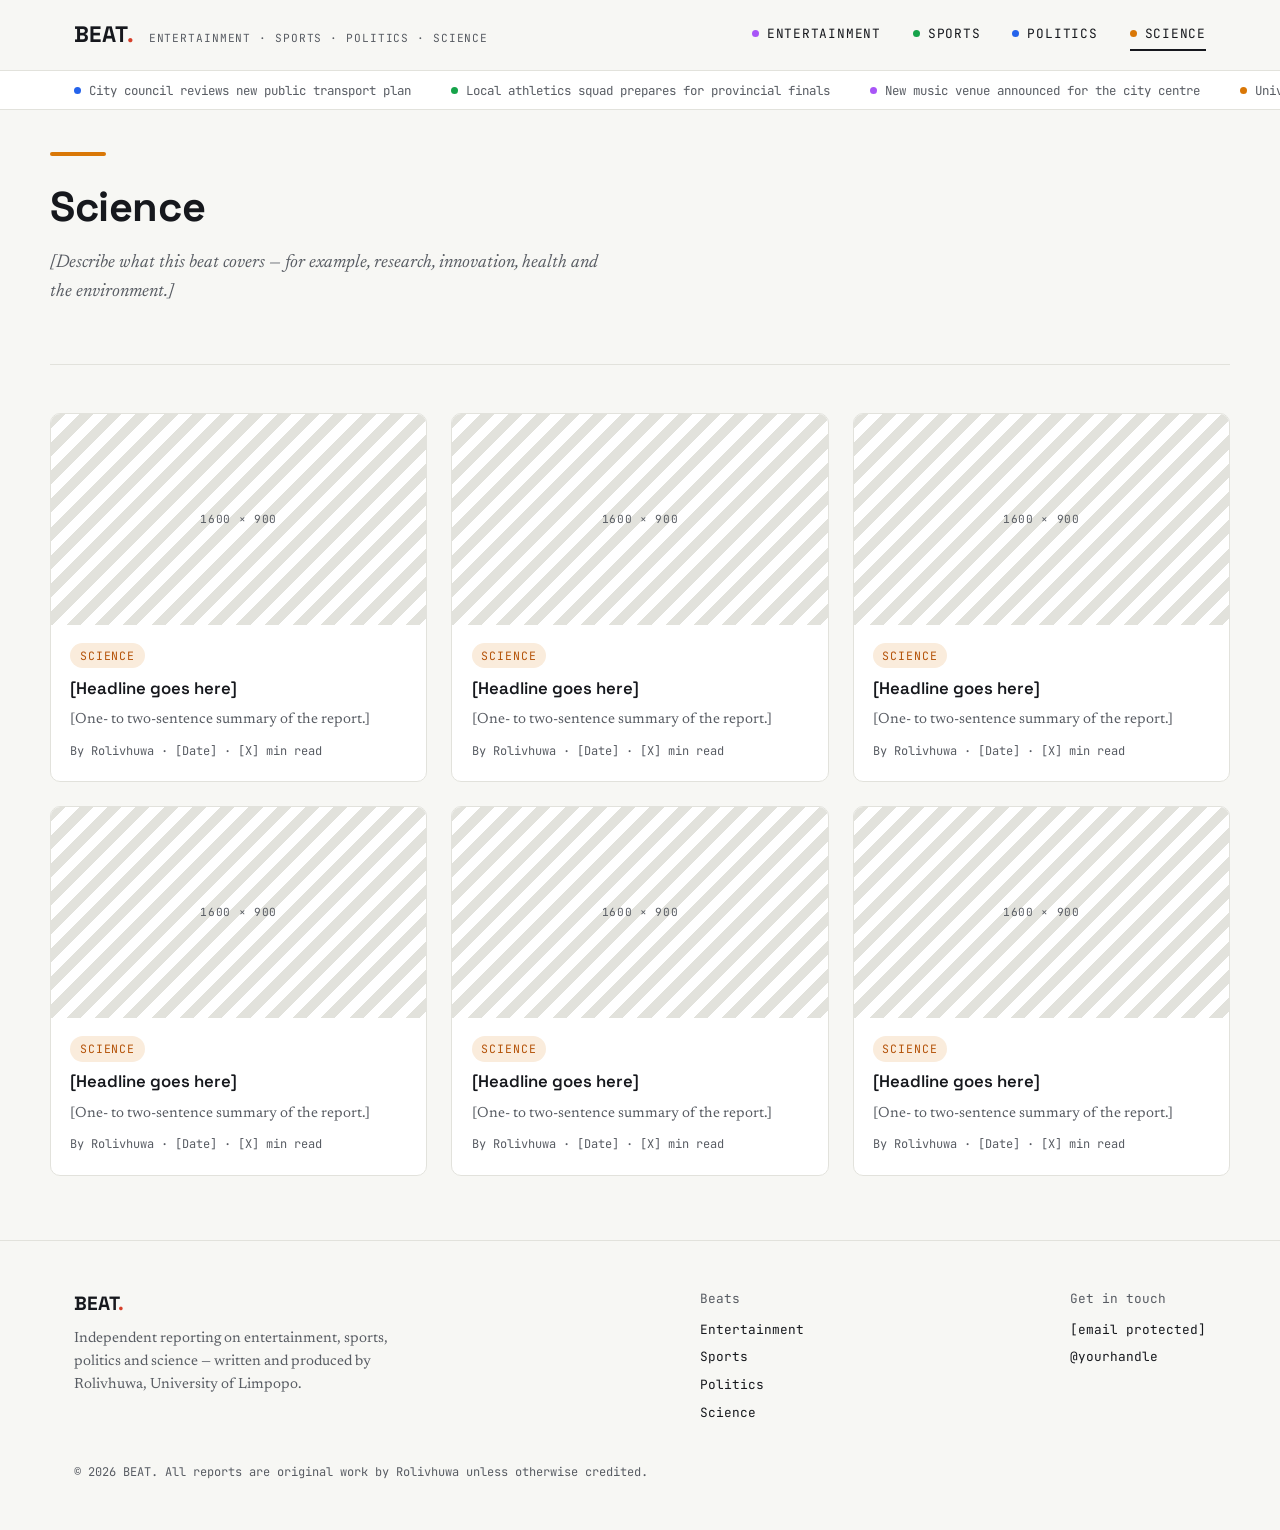
<file: science.html>
<!DOCTYPE html>
<html lang="en">
<head>
  <meta charset="UTF-8">
  <meta name="viewport" content="width=device-width, initial-scale=1.0">
  <title>Science — BEAT.</title>
  <meta name="description" content="Science reports from BEAT. — research, innovation, health and the environment, written by Rolivhuwa.">
  <link rel="preconnect" href="https://fonts.googleapis.com">
  <link rel="preconnect" href="https://fonts.gstatic.com" crossorigin>
  <link href="https://fonts.googleapis.com/css2?family=Space+Grotesk:wght@500;600;700&family=Newsreader:ital,opsz,wght@0,6..72,400;0,6..72,500;1,6..72,400;1,6..72,500&family=JetBrains+Mono:wght@400;500&display=swap" rel="stylesheet">
  <link rel="stylesheet" href="styles.css">
</head>
<body>

  <header class="masthead">
    <div class="masthead__inner">
      <div class="logo-group">
        <a href="index.html" class="logo">BEAT<span class="logo__dot">.</span></a>
        <span class="logo__sub">Entertainment · Sports · Politics · Science</span>
      </div>
      <nav class="nav" aria-label="Main">
        <a href="entertainment.html" class="nav__link"><span class="dot dot--ent"></span>Entertainment</a>
        <a href="sports.html" class="nav__link"><span class="dot dot--sport"></span>Sports</a>
        <a href="politics.html" class="nav__link"><span class="dot dot--politics"></span>Politics</a>
        <a href="science.html" class="nav__link" aria-current="page"><span class="dot dot--science"></span>Science</a>
      </nav>
      <button class="nav-toggle" aria-label="Toggle menu" aria-expanded="false">
        <span></span><span></span><span></span>
      </button>
    </div>
  </header>

  <div class="ticker" aria-label="Latest headlines">
    <div class="ticker__track">
      <span class="ticker__item"><span class="dot dot--politics"></span>City council reviews new public transport plan</span>
      <span class="ticker__item"><span class="dot dot--sport"></span>Local athletics squad prepares for provincial finals</span>
      <span class="ticker__item"><span class="dot dot--ent"></span>New music venue announced for the city centre</span>
      <span class="ticker__item"><span class="dot dot--science"></span>University lab opens student research grant applications</span>
      <span class="ticker__item"><span class="dot dot--politics"></span>Youth groups push for expanded voter education</span>
      <span class="ticker__item"><span class="dot dot--sport"></span>Football club announces pre-season friendly fixtures</span>
    </div>
  </div>

  <section class="beatband container">
    <div class="beatband__bar beatband__bar--science"></div>
    <h1 class="beatband__title">Science</h1>
    <p class="dek">[Describe what this beat covers — for example, research, innovation, health and the environment.]</p>
  </section>

  <section class="section container">
    <div class="grid">
      <article class="card">
        <a href="report-template.html">
          <div class="card__media">1600 × 900</div>
          <div class="card__body">
            <span class="tag tag--science">Science</span>
            <h3 class="card__title">[Headline goes here]</h3>
            <p class="card__dek">[One- to two-sentence summary of the report.]</p>
            <p class="card__meta">By Rolivhuwa · [Date] · [X] min read</p>
          </div>
        </a>
      </article>
      <article class="card">
        <a href="report-template.html">
          <div class="card__media">1600 × 900</div>
          <div class="card__body">
            <span class="tag tag--science">Science</span>
            <h3 class="card__title">[Headline goes here]</h3>
            <p class="card__dek">[One- to two-sentence summary of the report.]</p>
            <p class="card__meta">By Rolivhuwa · [Date] · [X] min read</p>
          </div>
        </a>
      </article>
      <article class="card">
        <a href="report-template.html">
          <div class="card__media">1600 × 900</div>
          <div class="card__body">
            <span class="tag tag--science">Science</span>
            <h3 class="card__title">[Headline goes here]</h3>
            <p class="card__dek">[One- to two-sentence summary of the report.]</p>
            <p class="card__meta">By Rolivhuwa · [Date] · [X] min read</p>
          </div>
        </a>
      </article>
      <article class="card">
        <a href="report-template.html">
          <div class="card__media">1600 × 900</div>
          <div class="card__body">
            <span class="tag tag--science">Science</span>
            <h3 class="card__title">[Headline goes here]</h3>
            <p class="card__dek">[One- to two-sentence summary of the report.]</p>
            <p class="card__meta">By Rolivhuwa · [Date] · [X] min read</p>
          </div>
        </a>
      </article>
      <article class="card">
        <a href="report-template.html">
          <div class="card__media">1600 × 900</div>
          <div class="card__body">
            <span class="tag tag--science">Science</span>
            <h3 class="card__title">[Headline goes here]</h3>
            <p class="card__dek">[One- to two-sentence summary of the report.]</p>
            <p class="card__meta">By Rolivhuwa · [Date] · [X] min read</p>
          </div>
        </a>
      </article>
      <article class="card">
        <a href="report-template.html">
          <div class="card__media">1600 × 900</div>
          <div class="card__body">
            <span class="tag tag--science">Science</span>
            <h3 class="card__title">[Headline goes here]</h3>
            <p class="card__dek">[One- to two-sentence summary of the report.]</p>
            <p class="card__meta">By Rolivhuwa · [Date] · [X] min read</p>
          </div>
        </a>
      </article>
    </div>
  </section>

  <footer class="footer">
    <div class="container footer__inner">
      <div>
        <p class="footer__brand">BEAT<span class="logo__dot">.</span></p>
        <p class="footer__about">Independent reporting on entertainment, sports, politics and science — written and produced by Rolivhuwa, University of Limpopo.</p>
      </div>
      <nav class="footer__col" aria-label="Beats">
        <span>Beats</span>
        <a href="entertainment.html">Entertainment</a>
        <a href="sports.html">Sports</a>
        <a href="politics.html">Politics</a>
        <a href="science.html">Science</a>
      </nav>
      <div class="footer__col">
        <span>Get in touch</span>
        <a href="mailto:[email protected]">[email protected]</a>
        <a href="#">@yourhandle</a>
      </div>
    </div>
    <div class="container footer__legal">
      <p>© 2026 BEAT. All reports are original work by Rolivhuwa unless otherwise credited.</p>
    </div>
  </footer>

  <script src="script.js"></script>
</body>
</html>
</file>
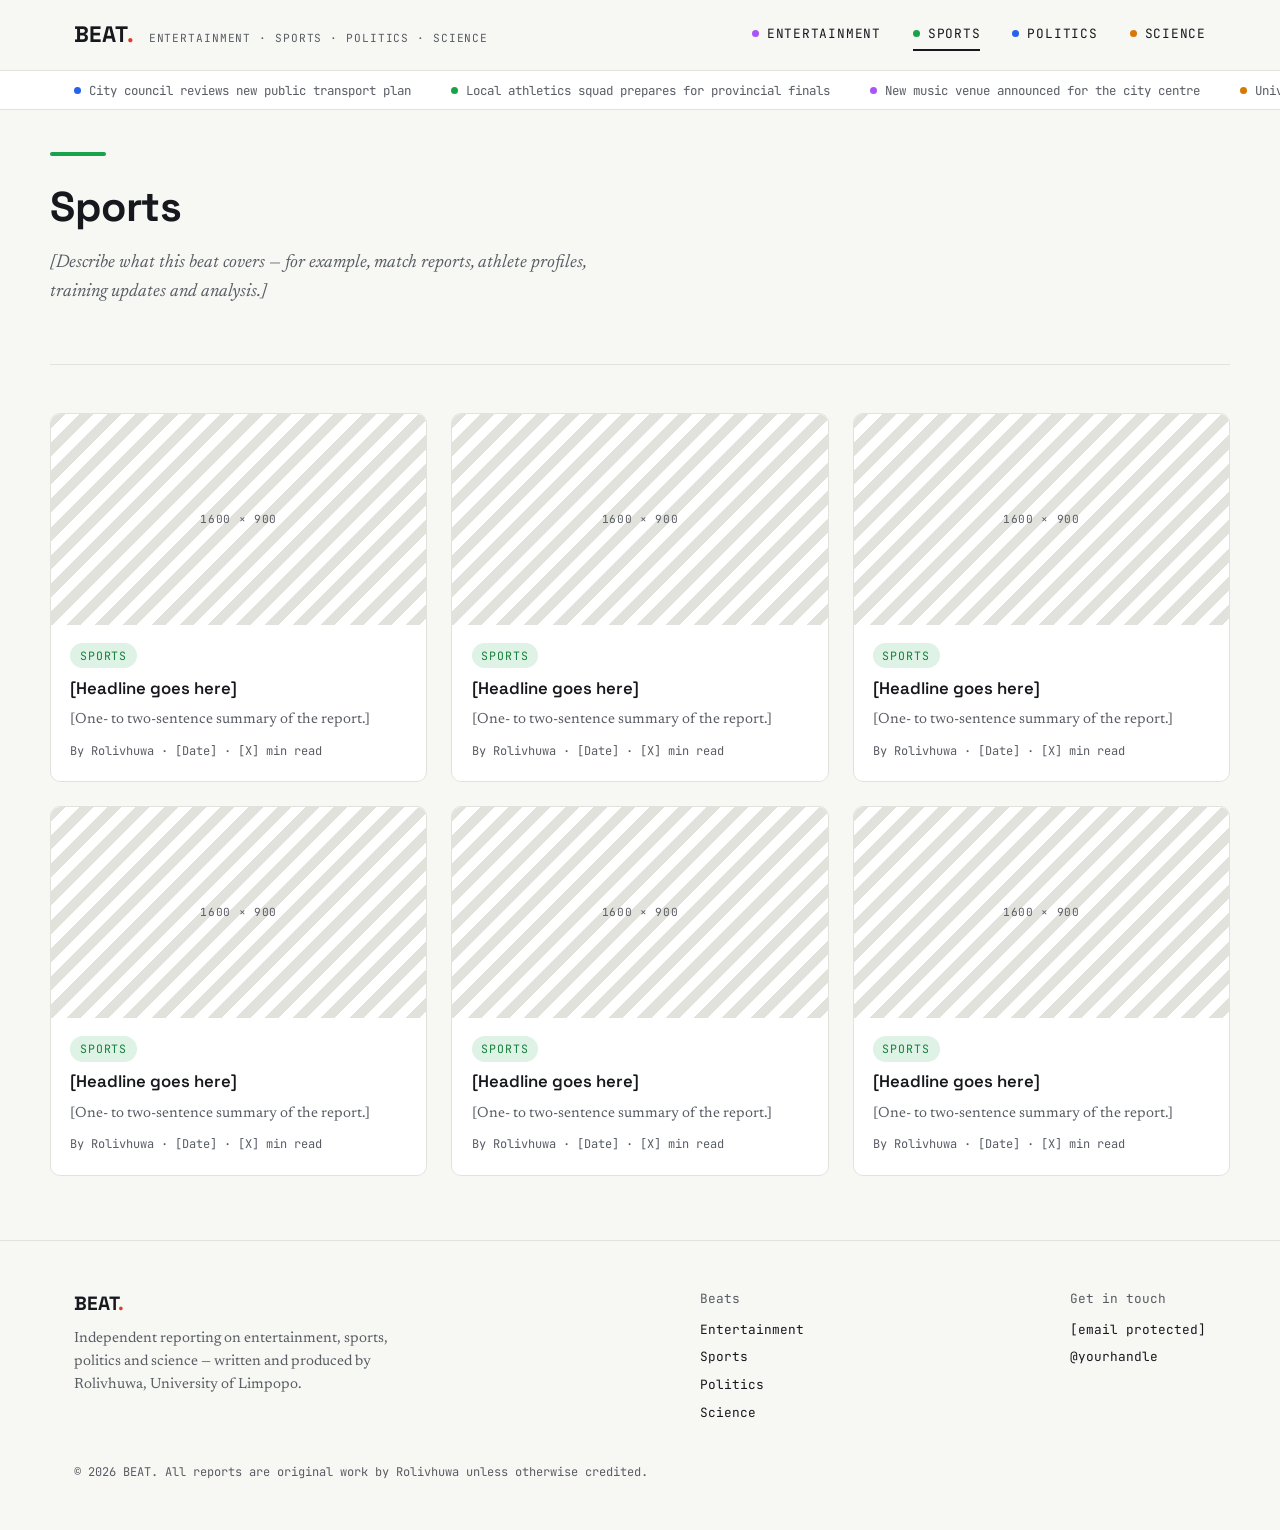
<file: sports.html>
<!DOCTYPE html>
<html lang="en">
<head>
  <meta charset="UTF-8">
  <meta name="viewport" content="width=device-width, initial-scale=1.0">
  <title>Sports — BEAT.</title>
  <meta name="description" content="Sports reports from BEAT. — match reports, athlete profiles and analysis, written by Rolivhuwa.">
  <link rel="preconnect" href="https://fonts.googleapis.com">
  <link rel="preconnect" href="https://fonts.gstatic.com" crossorigin>
  <link href="https://fonts.googleapis.com/css2?family=Space+Grotesk:wght@500;600;700&family=Newsreader:ital,opsz,wght@0,6..72,400;0,6..72,500;1,6..72,400;1,6..72,500&family=JetBrains+Mono:wght@400;500&display=swap" rel="stylesheet">
  <link rel="stylesheet" href="styles.css">
</head>
<body>

  <header class="masthead">
    <div class="masthead__inner">
      <div class="logo-group">
        <a href="index.html" class="logo">BEAT<span class="logo__dot">.</span></a>
        <span class="logo__sub">Entertainment · Sports · Politics · Science</span>
      </div>
      <nav class="nav" aria-label="Main">
        <a href="entertainment.html" class="nav__link"><span class="dot dot--ent"></span>Entertainment</a>
        <a href="sports.html" class="nav__link" aria-current="page"><span class="dot dot--sport"></span>Sports</a>
        <a href="politics.html" class="nav__link"><span class="dot dot--politics"></span>Politics</a>
        <a href="science.html" class="nav__link"><span class="dot dot--science"></span>Science</a>
      </nav>
      <button class="nav-toggle" aria-label="Toggle menu" aria-expanded="false">
        <span></span><span></span><span></span>
      </button>
    </div>
  </header>

  <div class="ticker" aria-label="Latest headlines">
    <div class="ticker__track">
      <span class="ticker__item"><span class="dot dot--politics"></span>City council reviews new public transport plan</span>
      <span class="ticker__item"><span class="dot dot--sport"></span>Local athletics squad prepares for provincial finals</span>
      <span class="ticker__item"><span class="dot dot--ent"></span>New music venue announced for the city centre</span>
      <span class="ticker__item"><span class="dot dot--science"></span>University lab opens student research grant applications</span>
      <span class="ticker__item"><span class="dot dot--politics"></span>Youth groups push for expanded voter education</span>
      <span class="ticker__item"><span class="dot dot--sport"></span>Football club announces pre-season friendly fixtures</span>
    </div>
  </div>

  <section class="beatband container">
    <div class="beatband__bar beatband__bar--sport"></div>
    <h1 class="beatband__title">Sports</h1>
    <p class="dek">[Describe what this beat covers — for example, match reports, athlete profiles, training updates and analysis.]</p>
  </section>

  <section class="section container">
    <div class="grid">
      <article class="card">
        <a href="report-template.html">
          <div class="card__media">1600 × 900</div>
          <div class="card__body">
            <span class="tag tag--sport">Sports</span>
            <h3 class="card__title">[Headline goes here]</h3>
            <p class="card__dek">[One- to two-sentence summary of the report.]</p>
            <p class="card__meta">By Rolivhuwa · [Date] · [X] min read</p>
          </div>
        </a>
      </article>
      <article class="card">
        <a href="report-template.html">
          <div class="card__media">1600 × 900</div>
          <div class="card__body">
            <span class="tag tag--sport">Sports</span>
            <h3 class="card__title">[Headline goes here]</h3>
            <p class="card__dek">[One- to two-sentence summary of the report.]</p>
            <p class="card__meta">By Rolivhuwa · [Date] · [X] min read</p>
          </div>
        </a>
      </article>
      <article class="card">
        <a href="report-template.html">
          <div class="card__media">1600 × 900</div>
          <div class="card__body">
            <span class="tag tag--sport">Sports</span>
            <h3 class="card__title">[Headline goes here]</h3>
            <p class="card__dek">[One- to two-sentence summary of the report.]</p>
            <p class="card__meta">By Rolivhuwa · [Date] · [X] min read</p>
          </div>
        </a>
      </article>
      <article class="card">
        <a href="report-template.html">
          <div class="card__media">1600 × 900</div>
          <div class="card__body">
            <span class="tag tag--sport">Sports</span>
            <h3 class="card__title">[Headline goes here]</h3>
            <p class="card__dek">[One- to two-sentence summary of the report.]</p>
            <p class="card__meta">By Rolivhuwa · [Date] · [X] min read</p>
          </div>
        </a>
      </article>
      <article class="card">
        <a href="report-template.html">
          <div class="card__media">1600 × 900</div>
          <div class="card__body">
            <span class="tag tag--sport">Sports</span>
            <h3 class="card__title">[Headline goes here]</h3>
            <p class="card__dek">[One- to two-sentence summary of the report.]</p>
            <p class="card__meta">By Rolivhuwa · [Date] · [X] min read</p>
          </div>
        </a>
      </article>
      <article class="card">
        <a href="report-template.html">
          <div class="card__media">1600 × 900</div>
          <div class="card__body">
            <span class="tag tag--sport">Sports</span>
            <h3 class="card__title">[Headline goes here]</h3>
            <p class="card__dek">[One- to two-sentence summary of the report.]</p>
            <p class="card__meta">By Rolivhuwa · [Date] · [X] min read</p>
          </div>
        </a>
      </article>
    </div>
  </section>

  <footer class="footer">
    <div class="container footer__inner">
      <div>
        <p class="footer__brand">BEAT<span class="logo__dot">.</span></p>
        <p class="footer__about">Independent reporting on entertainment, sports, politics and science — written and produced by Rolivhuwa, University of Limpopo.</p>
      </div>
      <nav class="footer__col" aria-label="Beats">
        <span>Beats</span>
        <a href="entertainment.html">Entertainment</a>
        <a href="sports.html">Sports</a>
        <a href="politics.html">Politics</a>
        <a href="science.html">Science</a>
      </nav>
      <div class="footer__col">
        <span>Get in touch</span>
        <a href="mailto:[email protected]">[email protected]</a>
        <a href="#">@yourhandle</a>
      </div>
    </div>
    <div class="container footer__legal">
      <p>© 2026 BEAT. All reports are original work by Rolivhuwa unless otherwise credited.</p>
    </div>
  </footer>

  <script src="script.js"></script>
</body>
</html>
</file>
<file: styles.css>
/* ============================================================
   BEAT. — shared styles for entertainment / sports / politics / science reports
   Token system: paper + ink + one site accent, plus four "beat" colors
   used as a recurring color code across nav, tags, and category pages.
   ============================================================ */

:root {
  /* Core palette */
  --paper: #F7F7F4;
  --paper-raised: #FFFFFF;
  --ink: #16181D;
  --ink-soft: #585C63;
  --line: #E2E2DC;

  /* Site accent */
  --accent: #D6402B;
  --accent-deep: #B5301E;

  /* Beat colors (base = decorative, deep = text-safe) */
  --ent: #A855F7;       --ent-deep: #7E22CE;
  --sport: #16A34A;     --sport-deep: #15803D;
  --politics: #2563EB;  --politics-deep: #1D4ED8;
  --science: #D97706;   --science-deep: #B45309;

  /* Type */
  --font-display: 'Space Grotesk', system-ui, sans-serif;
  --font-body: 'Newsreader', Georgia, serif;
  --font-mono: 'JetBrains Mono', 'SFMono-Regular', Menlo, monospace;

  /* Layout */
  --radius: 4px;
  --radius-lg: 10px;
  --container: 1180px;
  --gap: 1.5rem;
}

* { margin: 0; padding: 0; box-sizing: border-box; }

html { scroll-behavior: smooth; }

@media (prefers-reduced-motion: reduce) {
  html { scroll-behavior: auto; }
  * { animation: none !important; transition: none !important; }
}

body {
  background: var(--paper);
  color: var(--ink);
  font-family: var(--font-body);
  font-size: 17px;
  line-height: 1.55;
  -webkit-font-smoothing: antialiased;
}

img { max-width: 100%; display: block; }
a { color: inherit; text-decoration: none; }

:focus-visible {
  outline: 2px solid var(--accent);
  outline-offset: 2px;
}

.container {
  max-width: var(--container);
  margin: 0 auto;
  padding: 0 1.5rem;
}

/* ---------- dots (beat color code) ---------- */
.dot {
  width: 7px; height: 7px; border-radius: 50%; flex-shrink: 0; display: inline-block;
}
.dot--ent { background: var(--ent); }
.dot--sport { background: var(--sport); }
.dot--politics { background: var(--politics); }
.dot--science { background: var(--science); }

/* ---------- Masthead ---------- */
.masthead {
  border-bottom: 1px solid var(--line);
  background: var(--paper);
  position: sticky;
  top: 0;
  z-index: 50;
}
.masthead__inner {
  max-width: var(--container);
  margin: 0 auto;
  padding: 1.1rem 1.5rem;
  display: flex;
  align-items: center;
  justify-content: space-between;
  gap: 1.5rem;
}
.logo-group { display: flex; align-items: baseline; gap: 0.9rem; }
.logo {
  font-family: var(--font-display);
  font-weight: 700;
  font-size: 1.4rem;
  letter-spacing: 0.02em;
}
.logo__dot { color: var(--accent); }
.logo__sub {
  font-family: var(--font-mono);
  font-size: 0.7rem;
  letter-spacing: 0.08em;
  text-transform: uppercase;
  color: var(--ink-soft);
}

.nav {
  display: flex;
  gap: 2rem;
  font-family: var(--font-mono);
  font-size: 0.8rem;
  letter-spacing: 0.06em;
  text-transform: uppercase;
}
.nav__link {
  display: inline-flex;
  align-items: center;
  gap: 0.5rem;
  padding: 0.3rem 0;
  border-bottom: 2px solid transparent;
  transition: border-color 0.15s ease, color 0.15s ease;
}
.nav__link:hover,
.nav__link[aria-current="page"] {
  color: var(--ink);
  border-bottom-color: currentColor;
}

.nav-toggle {
  display: none;
  flex-direction: column;
  justify-content: center;
  gap: 5px;
  width: 28px; height: 28px;
  background: none; border: none; cursor: pointer; padding: 0;
}
.nav-toggle span {
  display: block; height: 2px; width: 100%;
  background: var(--ink); border-radius: 1px;
}

/* ---------- Ticker ---------- */
.ticker {
  border-bottom: 1px solid var(--line);
  background: var(--paper-raised);
  overflow-x: auto;
  scrollbar-width: none;
}
.ticker::-webkit-scrollbar { display: none; }
.ticker__track {
  display: flex;
  gap: 2.5rem;
  padding: 0.6rem 1.5rem;
  max-width: var(--container);
  margin: 0 auto;
  white-space: nowrap;
  font-family: var(--font-mono);
  font-size: 0.78rem;
  color: var(--ink-soft);
}
.ticker__item { display: inline-flex; align-items: center; gap: 0.5rem; }

/* ---------- Hero / Featured ---------- */
.hero {
  padding: 3.5rem 0 3rem;
  border-bottom: 1px solid var(--line);
}
.eyebrow {
  font-family: var(--font-mono);
  font-size: 0.78rem;
  letter-spacing: 0.12em;
  text-transform: uppercase;
  color: var(--accent-deep);
  display: inline-flex;
  align-items: center;
  gap: 0.5rem;
  margin-bottom: 1rem;
}

.headline {
  font-family: var(--font-display);
  font-weight: 700;
  line-height: 1.08;
  letter-spacing: -0.01em;
  font-size: clamp(2rem, 5vw, 3.4rem);
  margin-bottom: 1.1rem;
}
.hero .headline { max-width: 18ch; }

.dek {
  font-size: 1.15rem;
  font-style: italic;
  color: var(--ink-soft);
  max-width: 56ch;
  margin-bottom: 1.4rem;
}

.meta {
  font-family: var(--font-mono);
  font-size: 0.8rem;
  color: var(--ink-soft);
  letter-spacing: 0.02em;
}

.btn {
  display: inline-flex;
  align-items: center;
  gap: 0.5rem;
  font-family: var(--font-display);
  font-weight: 600;
  font-size: 0.95rem;
  background: var(--ink);
  color: var(--paper);
  padding: 0.7rem 1.3rem;
  border-radius: var(--radius);
  margin-top: 1.5rem;
  transition: background 0.15s ease;
}
.btn:hover { background: var(--accent-deep); }

/* ---------- Section headers ---------- */
.section { padding: 3rem 0; border-bottom: 1px solid var(--line); }
.section:last-of-type { border-bottom: none; }
.section__head {
  display: flex;
  align-items: baseline;
  justify-content: space-between;
  margin-bottom: 1.8rem;
  gap: 1rem;
}
.section__title {
  font-family: var(--font-display);
  font-weight: 700;
  font-size: 1.3rem;
  letter-spacing: 0.04em;
  text-transform: uppercase;
  display: flex;
  align-items: center;
  gap: 0.6rem;
}
.section__title .dot { width: 10px; height: 10px; }
.section__link {
  font-family: var(--font-mono);
  font-size: 0.8rem;
  letter-spacing: 0.04em;
  color: var(--ink-soft);
  white-space: nowrap;
  transition: color 0.15s ease;
}
.section__link:hover { color: var(--accent-deep); }

/* ---------- Cards / grid ---------- */
.grid {
  display: grid;
  grid-template-columns: repeat(3, 1fr);
  gap: var(--gap);
}
.grid--2 { grid-template-columns: repeat(2, 1fr); }

.card {
  background: var(--paper-raised);
  border: 1px solid var(--line);
  border-radius: var(--radius-lg);
  overflow: hidden;
  transition: transform 0.15s ease, box-shadow 0.15s ease;
}
.card:hover {
  transform: translateY(-2px);
  box-shadow: 0 6px 20px rgba(22, 24, 29, 0.06);
}
.card > a {
  display: flex;
  flex-direction: column;
  height: 100%;
}
.card__media {
  aspect-ratio: 16 / 9;
  background: repeating-linear-gradient(135deg, var(--line) 0 10px, transparent 10px 20px);
  display: flex;
  align-items: center;
  justify-content: center;
  font-family: var(--font-mono);
  font-size: 0.7rem;
  color: var(--ink-soft);
  letter-spacing: 0.06em;
  text-transform: uppercase;
}
.card__body { padding: 1.1rem 1.2rem 1.3rem; display: flex; flex-direction: column; gap: 0.6rem; flex: 1; }
.card__title {
  font-family: var(--font-display);
  font-weight: 600;
  font-size: 1.05rem;
  line-height: 1.3;
}
.card__dek { color: var(--ink-soft); font-size: 0.92rem; flex: 1; }
.card__meta { font-family: var(--font-mono); font-size: 0.75rem; color: var(--ink-soft); }

/* ---------- Tags (beat color code) ---------- */
.tag {
  display: inline-flex;
  align-items: center;
  gap: 0.4rem;
  font-family: var(--font-mono);
  font-size: 0.72rem;
  letter-spacing: 0.08em;
  text-transform: uppercase;
  padding: 0.25rem 0.6rem;
  border-radius: 999px;
  width: fit-content;
}
.tag--ent { background: color-mix(in srgb, var(--ent) 14%, var(--paper-raised)); color: var(--ent-deep); }
.tag--sport { background: color-mix(in srgb, var(--sport) 14%, var(--paper-raised)); color: var(--sport-deep); }
.tag--politics { background: color-mix(in srgb, var(--politics) 14%, var(--paper-raised)); color: var(--politics-deep); }
.tag--science { background: color-mix(in srgb, var(--science) 14%, var(--paper-raised)); color: var(--science-deep); }

/* topic tags on report pages */
.topic-tag {
  display: inline-flex;
  align-items: center;
  font-family: var(--font-mono);
  font-size: 0.75rem;
  color: var(--ink-soft);
  border: 1px solid var(--line);
  border-radius: 999px;
  padding: 0.3rem 0.7rem;
}

/* ---------- Category intro band ---------- */
.beatband { padding: 2.6rem 0 2.2rem; border-bottom: 1px solid var(--line); }
.beatband__bar { height: 4px; width: 56px; border-radius: 2px; margin-bottom: 1.2rem; }
.beatband__bar--ent { background: var(--ent); }
.beatband__bar--sport { background: var(--sport); }
.beatband__bar--politics { background: var(--politics); }
.beatband__bar--science { background: var(--science); }
.beatband__title {
  font-family: var(--font-display);
  font-weight: 700;
  font-size: clamp(1.8rem, 4vw, 2.6rem);
  letter-spacing: -0.01em;
  margin-bottom: 0.6rem;
}

/* ---------- Article (report) ---------- */
.article-head { padding: 3rem 0 2rem; max-width: 760px; margin: 0 auto; }

.article__media {
  max-width: var(--container);
  margin: 0 auto 2.5rem;
  aspect-ratio: 16 / 7;
  background: repeating-linear-gradient(135deg, var(--line) 0 12px, transparent 12px 24px);
  display: flex; align-items: center; justify-content: center;
  font-family: var(--font-mono); font-size: 0.78rem; color: var(--ink-soft);
  letter-spacing: 0.06em; text-transform: uppercase;
  border-radius: var(--radius-lg);
}
.article__caption {
  max-width: 760px; margin: 0.6rem auto 0; padding: 0 1.5rem;
  font-family: var(--font-mono); font-size: 0.75rem; color: var(--ink-soft);
}

.article-body {
  max-width: 760px; margin: 0 auto; padding: 0 1.5rem 1rem;
}
.article-body p { margin-bottom: 1.3rem; }
.article-body p:first-of-type::first-letter {
  font-family: var(--font-display);
  font-size: 3.4rem;
  font-weight: 700;
  float: left;
  line-height: 0.9;
  padding-right: 0.5rem;
  margin-top: 0.2rem;
  color: var(--accent-deep);
}
.article-body h2 {
  font-family: var(--font-display);
  font-size: 1.5rem;
  font-weight: 700;
  margin: 2.2rem 0 1rem;
}
.article-body blockquote {
  font-family: var(--font-display);
  font-size: 1.4rem;
  font-weight: 600;
  line-height: 1.4;
  border-left: 3px solid var(--accent);
  padding-left: 1.4rem;
  margin: 2rem 0;
}
.article-body figure { margin: 2.2rem 0; }
.article-body figcaption {
  font-family: var(--font-mono); font-size: 0.75rem; color: var(--ink-soft); margin-top: 0.6rem;
}
.inline-media {
  aspect-ratio: 16 / 9;
  background: repeating-linear-gradient(135deg, var(--line) 0 12px, transparent 12px 24px);
  display: flex; align-items: center; justify-content: center;
  font-family: var(--font-mono); font-size: 0.75rem; color: var(--ink-soft);
  letter-spacing: 0.06em; text-transform: uppercase; border-radius: var(--radius);
}
.article-tags {
  max-width: 760px; margin: 0 auto; padding: 0 1.5rem 3rem;
  display: flex; gap: 0.6rem; flex-wrap: wrap;
}

/* ---------- Footer ---------- */
.footer {
  border-top: 1px solid var(--line);
  padding: 3rem 0;
  margin-top: 1rem;
}
.footer__inner {
  display: flex; justify-content: space-between; align-items: flex-start; gap: 2rem; flex-wrap: wrap;
}
.footer__brand { font-family: var(--font-display); font-weight: 700; font-size: 1.2rem; }
.footer__about { color: var(--ink-soft); font-size: 0.92rem; max-width: 40ch; margin-top: 0.6rem; }
.footer__col { display: flex; flex-direction: column; gap: 0.5rem; font-family: var(--font-mono); font-size: 0.8rem; }
.footer__col span:first-child { color: var(--ink-soft); margin-bottom: 0.2rem; }
.footer__col a:hover { color: var(--accent-deep); }
.footer__legal { font-family: var(--font-mono); font-size: 0.75rem; color: var(--ink-soft); margin-top: 2.5rem; }

/* ---------- Responsive ---------- */
@media (max-width: 880px) {
  .grid { grid-template-columns: repeat(2, 1fr); }
  .grid--2 { grid-template-columns: 1fr; }
}
@media (max-width: 700px) {
  .logo__sub { display: none; }
  .nav {
    display: none;
    position: absolute;
    top: 100%; left: 0; right: 0;
    flex-direction: column;
    gap: 0;
    background: var(--paper);
    border-bottom: 1px solid var(--line);
    padding: 0.5rem 1.5rem 1rem;
  }
  .nav.is-open { display: flex; }
  .nav__link { padding: 0.7rem 0; border-bottom: 1px solid var(--line); width: 100%; }
  .nav__link:last-child { border-bottom: none; }
  .nav-toggle { display: flex; }
  .grid { grid-template-columns: 1fr; }
  .article-body p:first-of-type::first-letter { font-size: 2.6rem; }
}
</file>
